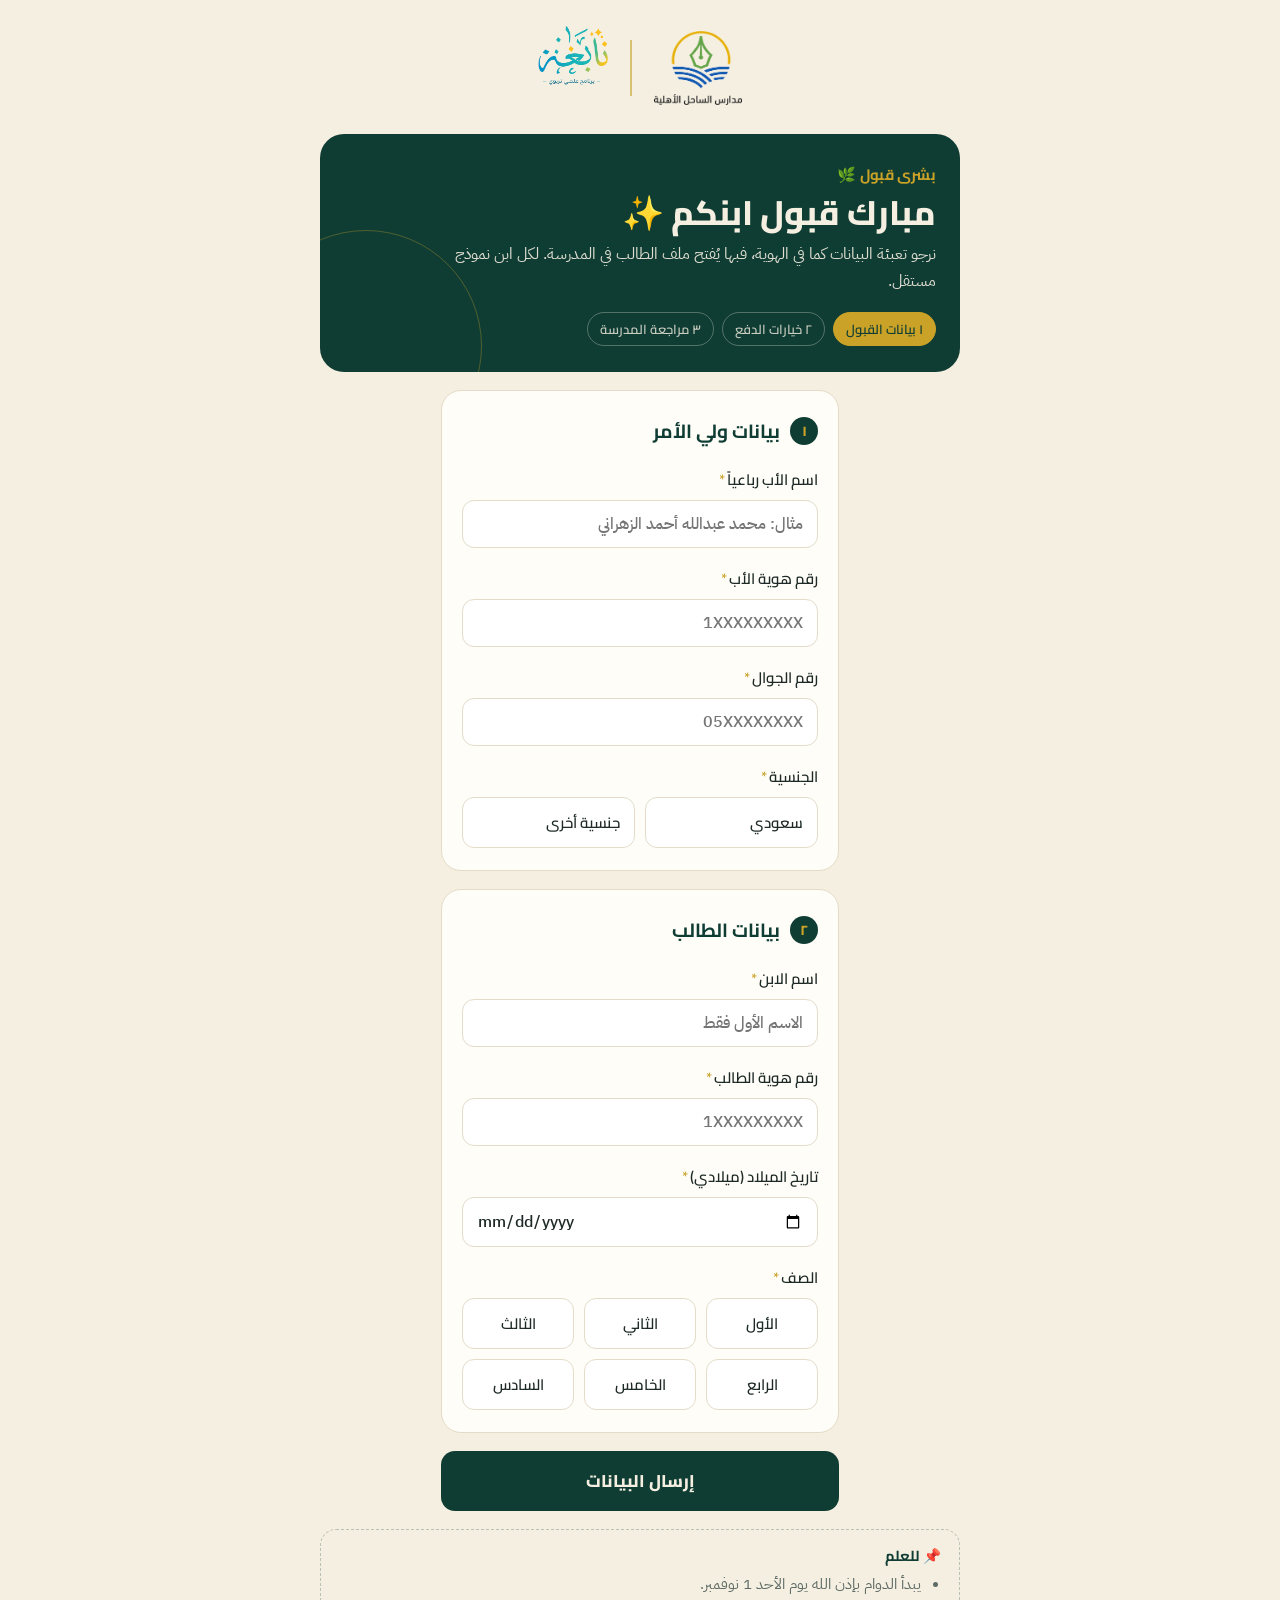
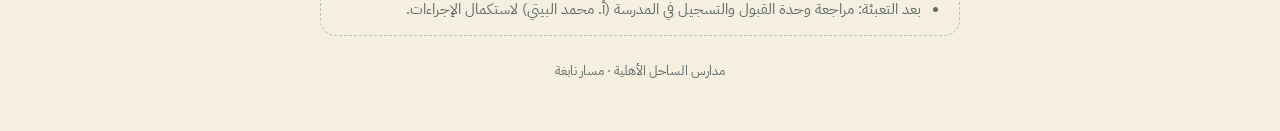
<file: index.html>
<!doctype html>
<html lang="ar" dir="rtl">
<head>
<meta charset="utf-8">
<meta name="viewport" content="width=device-width,initial-scale=1,viewport-fit=cover">
<meta name="robots" content="noindex,nofollow">
<title>بيانات القبول | مسار نابغة</title>
<meta name="description" content="تعبئة بيانات قبول الطالب في مدارس الساحل الأهلية، مسار نابغة.">
<meta property="og:title" content="بيانات القبول | مسار نابغة">
<meta property="og:description" content="مبارك القبول. عبّئوا بيانات الطالب ليبدأ الدوام الأحد 1 نوفمبر بإذن الله.">
<meta property="og:image" content="https://nabigha-sa.github.io/qabool-3fa8dc/img/og.png">
<meta name="theme-color" content="#0F3D34">
<link rel="icon" href="img/nabigha.png">
<link rel="preconnect" href="https://fonts.googleapis.com">
<link rel="preconnect" href="https://fonts.gstatic.com" crossorigin>
<link href="https://fonts.googleapis.com/css2?family=Cairo:wght@600;700;800&family=IBM+Plex+Sans+Arabic:wght@400;500;600&display=swap" rel="stylesheet">
<link rel="stylesheet" href="common.css">
</head>
<body>
<main class="wrap">
  <div class="brand"><img class="sh" src="img/sahel.png" alt="مدارس الساحل الأهلية"><span class="sep"></span><img class="nb" src="img/nabigha.png" alt="نابغة"></div>

  <section class="hero">
    <div class="eyebrow">بشرى قبول 🌿</div>
    <h1>مبارك قبول ابنكم ✨</h1>
    <p>نرجو تعبئة البيانات كما في الهوية، فبها يُفتح ملف الطالب في المدرسة. لكل ابن نموذج مستقل.</p>
    <div class="steps-mini"><span class="on">١ بيانات القبول</span><span>٢ خيارات الدفع</span><span>٣ مراجعة المدرسة</span></div>
  </section>

  <form id="f" class="wrap" novalidate>
    <section class="card">
      <h2><span class="n">١</span>بيانات ولي الأمر</h2>
      <div class="field">
        <label for="father_name">اسم الأب رباعياً<span class="req">*</span></label>
        <input id="father_name" type="text" autocomplete="name" placeholder="مثال: محمد عبدالله أحمد الزهراني">
        <span class="err">اكتبوا الاسم رباعياً كما في الهوية.</span>
      </div>
      <div class="field">
        <label for="father_id">رقم هوية الأب<span class="req">*</span></label>
        <input id="father_id" type="tel" inputmode="numeric" maxlength="10" dir="ltr" placeholder="1XXXXXXXXX">
        <span class="err">رقم الهوية 10 أرقام، يبدأ بـ1 أو 2.</span>
      </div>
      <div class="field">
        <label for="mobile">رقم الجوال<span class="req">*</span></label>
        <input id="mobile" type="tel" inputmode="tel" autocomplete="tel" dir="ltr" placeholder="05XXXXXXXX">
        <span class="err">اكتبوا رقم جوال سعودياً صحيحاً، مثل 05XXXXXXXX.</span>
      </div>
      <div class="field">
        <span class="lbl">الجنسية<span class="req">*</span></span>
        <div class="choices" role="radiogroup" aria-label="الجنسية">
          <label class="opt"><input type="radio" name="nat" value="سعودي"><span>سعودي</span></label>
          <label class="opt"><input type="radio" name="nat" value="other"><span>جنسية أخرى</span></label>
        </div>
        <input id="nat_other" type="text" placeholder="اكتبوا الجنسية" hidden>
        <span class="err">اختاروا الجنسية.</span>
      </div>
    </section>

    <section class="card">
      <h2><span class="n">٢</span>بيانات الطالب</h2>
      <div class="field">
        <label for="son_name">اسم الابن<span class="req">*</span></label>
        <input id="son_name" type="text" placeholder="الاسم الأول فقط">
        <span class="err">اكتبوا اسم الابن.</span>
      </div>
      <div class="field">
        <label for="student_id">رقم هوية الطالب<span class="req">*</span></label>
        <input id="student_id" type="tel" inputmode="numeric" maxlength="10" dir="ltr" placeholder="1XXXXXXXXX">
        <span class="err">رقم الهوية 10 أرقام، يبدأ بـ1 أو 2.</span>
      </div>
      <div class="field">
        <label for="dob">تاريخ الميلاد (ميلادي)<span class="req">*</span></label>
        <input id="dob" type="date" min="2012-01-01" max="2021-12-31">
        <span class="err">اختاروا تاريخ الميلاد.</span>
      </div>
      <div class="field">
        <span class="lbl">الصف<span class="req">*</span></span>
        <div class="choices grades" role="radiogroup" aria-label="الصف">
          <label class="opt"><input type="radio" name="grade" value="الأول الابتدائي"><span>الأول</span></label>
          <label class="opt"><input type="radio" name="grade" value="الثاني الابتدائي"><span>الثاني</span></label>
          <label class="opt"><input type="radio" name="grade" value="الثالث الابتدائي"><span>الثالث</span></label>
          <label class="opt"><input type="radio" name="grade" value="الرابع الابتدائي"><span>الرابع</span></label>
          <label class="opt"><input type="radio" name="grade" value="الخامس الابتدائي"><span>الخامس</span></label>
          <label class="opt"><input type="radio" name="grade" value="السادس الابتدائي"><span>السادس</span></label>
        </div>
        <span class="err">اختاروا الصف.</span>
      </div>
    </section>

    <div class="form-err" id="ferr" role="alert"></div>
    <button class="btn" id="go" type="submit">إرسال البيانات</button>
  </form>

  <section class="card done" id="done" hidden>
    <div class="tick" aria-hidden="true">✓</div>
    <h2>وصلت بياناتكم، جزاكم الله خيراً 🤍</h2>
    <p>الخطوة التالية: اختيار طريقة الدفع وخطة السداد.</p>
    <a class="btn gold" href="dafa.html">التالي: خيارات الدفع</a>
    <button class="btn" type="button" id="again" style="background:transparent;color:var(--green);border:1.5px solid var(--green)">تسجيل ابن آخر</button>
  </section>

  <div class="note"><b>📌 للعلم</b>
    <ul><li>يبدأ الدوام بإذن الله يوم الأحد 1 نوفمبر.</li>
    <li>بعد التعبئة: مراجعة وحدة القبول والتسجيل في المدرسة (أ. محمد البيتي) لاستكمال الإجراءات.</li></ul>
  </div>
  <footer>مدارس الساحل الأهلية · مسار نابغة</footer>
</main>

<script src="common.js"></script>
<script>
const f = document.getElementById('f'), $ = id => document.getElementById(id);
const natOther = $('nat_other');
f.addEventListener('change', e => {
  if (e.target.name === 'nat') natOther.hidden = e.target.value !== 'other';
  if (e.target.type === 'radio') mark(e.target, true);
});
f.addEventListener('input', e => { const fl = e.target.closest('.field'); if (fl && fl.classList.contains('bad')) fl.classList.remove('bad'); });

function collect() {
  const v = id => $(id).value.trim();
  const words = s => s.split(/\s+/).filter(Boolean).length;
  const natSel = radioVal(f, 'nat');
  const d = {
    father_name: v('father_name').replace(/\s+/g, ' '),
    father_id: toLatin(v('father_id')),
    mobile: normMobile(v('mobile')),
    nationality: natSel === 'other' ? v('nat_other') : natSel,
    son_name: v('son_name'),
    student_id: toLatin(v('student_id')),
    dob: v('dob'),
    grade: radioVal(f, 'grade')
  };
  const ok = [
    mark($('father_name'), words(d.father_name) >= 3),
    mark($('father_id'), RX.id.test(d.father_id)),
    mark($('mobile'), RX.mobile.test(d.mobile)),
    mark(natOther, !!d.nationality),
    mark($('son_name'), d.son_name.length >= 2),
    mark($('student_id'), RX.id.test(d.student_id) && d.student_id !== d.father_id),
    mark($('dob'), !!d.dob),
    mark(f.querySelector('[name=grade]'), !!d.grade)
  ].every(Boolean);
  return ok ? d : null;
}

f.addEventListener('submit', async e => {
  e.preventDefault();
  const ferr = $('ferr'); ferr.classList.remove('show');
  const d = collect();
  if (!d) { const b = f.querySelector('.field.bad'); b && b.scrollIntoView({ behavior: 'smooth', block: 'center' }); return; }
  const go = $('go'); go.disabled = true; go.textContent = 'جارٍ الإرسال…';
  try {
    await send('app', d);
    store('nabigha_student', { name: d.son_name + ' ' + d.father_name, mobile: d.mobile });
    f.hidden = true; $('done').hidden = false; $('done').scrollIntoView({ behavior: 'smooth', block: 'center' });
  } catch (err) {
    ferr.textContent = 'تعذّر الإرسال. تأكدوا من اتصال الإنترنت ثم اضغطوا «إرسال البيانات» مرة أخرى.';
    ferr.classList.add('show');
  } finally { go.disabled = false; go.textContent = 'إرسال البيانات'; }
});

$('again').addEventListener('click', () => {
  ['son_name', 'student_id', 'dob'].forEach(id => $(id).value = '');
  f.querySelectorAll('[name=grade]').forEach(r => r.checked = false);
  $('done').hidden = true; f.hidden = false; $('son_name').focus();
});
</script>
</body>
</html>
</file>
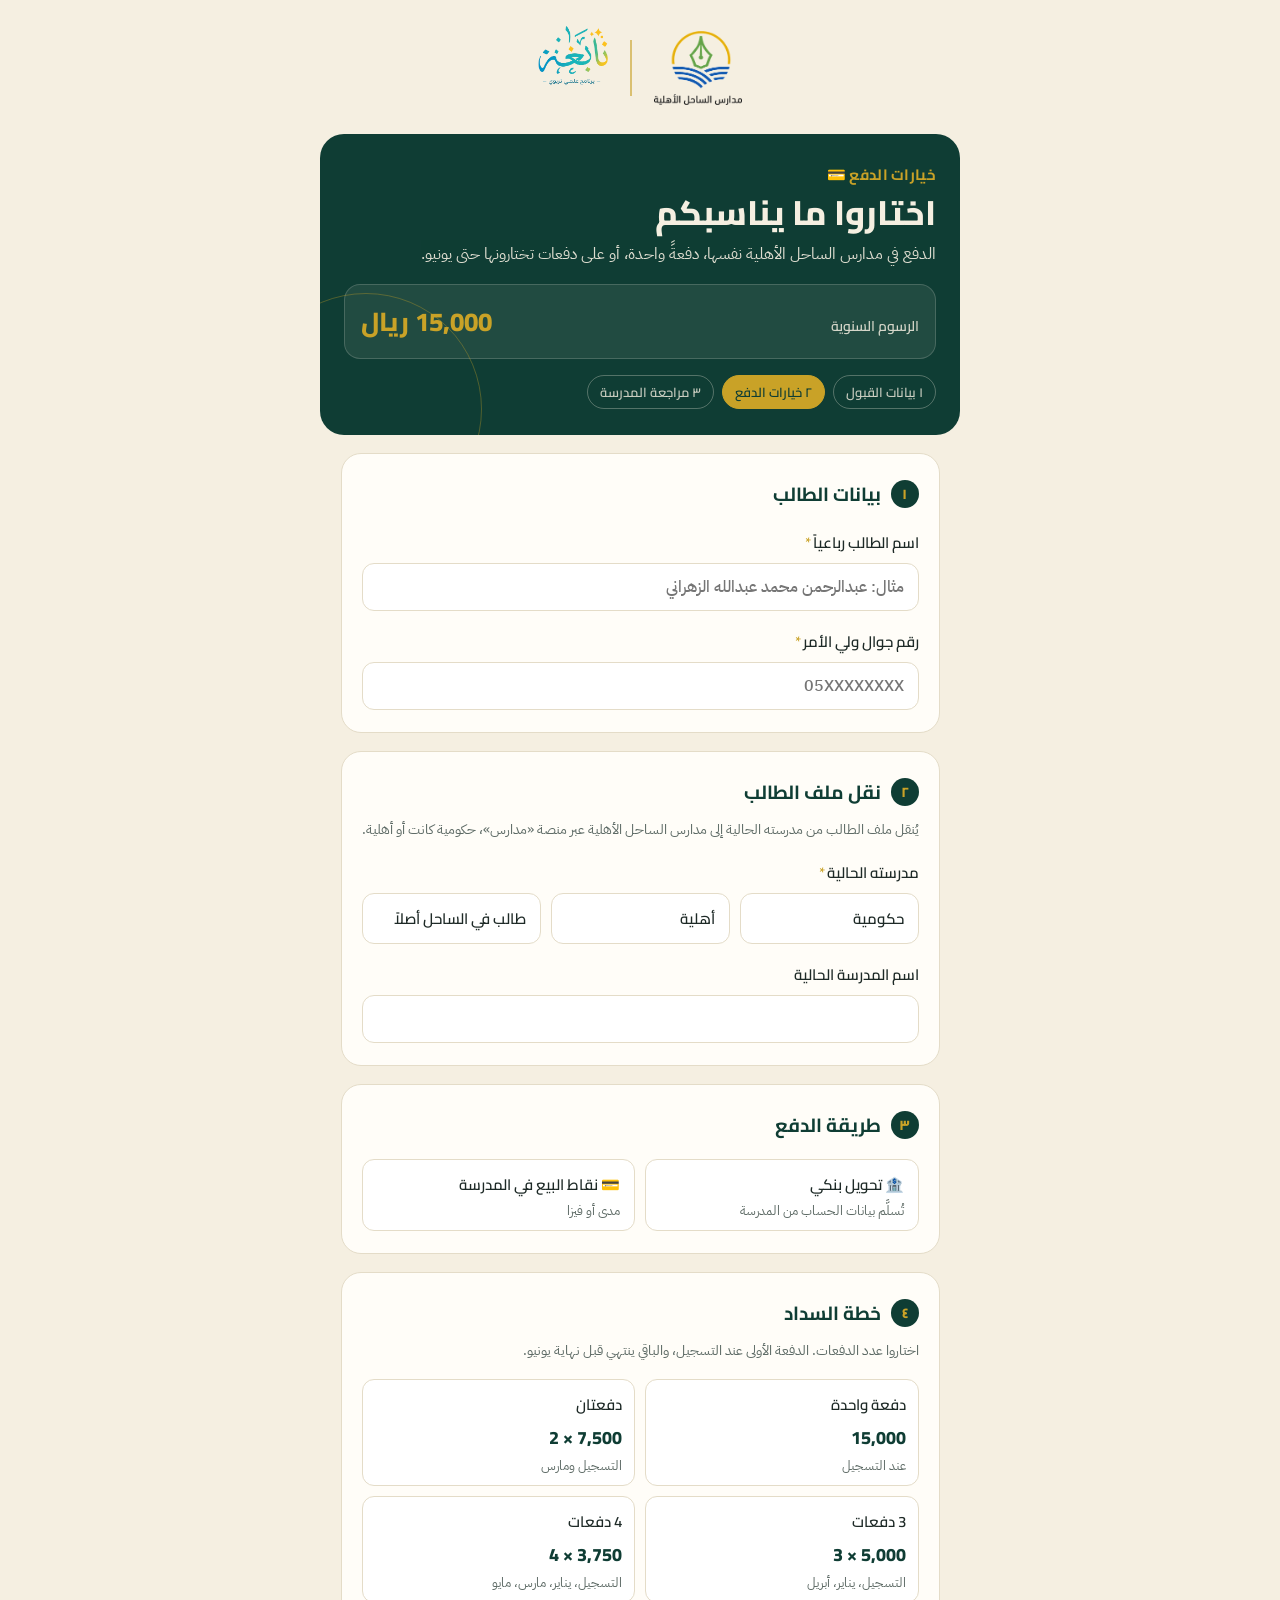
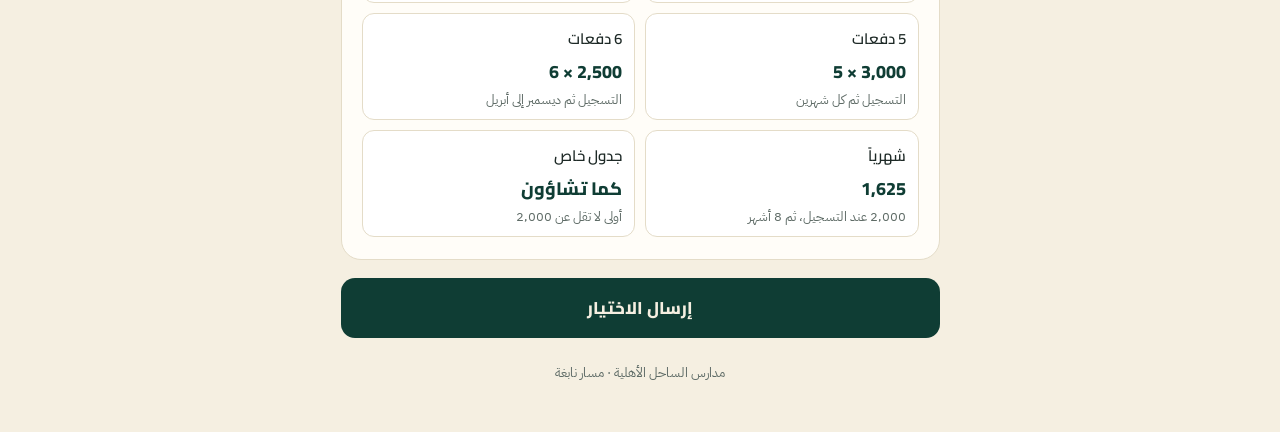
<file: dafa.html>
<!doctype html>
<html lang="ar" dir="rtl">
<head>
<meta charset="utf-8">
<meta name="viewport" content="width=device-width,initial-scale=1,viewport-fit=cover">
<meta name="robots" content="noindex,nofollow">
<title>خيارات الدفع | مسار نابغة</title>
<meta name="description" content="اختيار طريقة الدفع وخطة السداد لطلاب مسار نابغة في مدارس الساحل الأهلية.">
<meta property="og:title" content="خيارات الدفع | مسار نابغة">
<meta property="og:description" content="دفعة واحدة، أو دفعتان، أو أقساط مرنة حتى يونيو.">
<meta property="og:image" content="https://nabigha-sa.github.io/qabool-3fa8dc/img/og.png">
<meta name="theme-color" content="#0F3D34">
<link rel="icon" href="img/nabigha.png">
<link rel="preconnect" href="https://fonts.googleapis.com">
<link rel="preconnect" href="https://fonts.gstatic.com" crossorigin>
<link href="https://fonts.googleapis.com/css2?family=Cairo:wght@600;700;800&family=IBM+Plex+Sans+Arabic:wght@400;500;600&display=swap" rel="stylesheet">
<link rel="stylesheet" href="common.css">
<style>
.fee{display:flex;justify-content:space-between;align-items:baseline;gap:12px;flex-wrap:wrap;background:rgba(245,239,225,.08);border:1px solid rgba(245,239,225,.18);border-radius:16px;padding:12px 16px;margin-top:16px}
.fee span{font:600 14px var(--display);opacity:.85}
.fee b{font:800 26px var(--display);color:var(--gold);font-variant-numeric:tabular-nums}
.sched{border:1px solid var(--line);border-radius:14px;overflow:hidden}
.sched table{width:100%;border-collapse:collapse;font-variant-numeric:tabular-nums}
.sched td{padding:9px 14px;border-top:1px solid var(--line);font-size:15px}
.sched tr:first-child td{border-top:0}
.sched td:last-child{text-align:left;font:700 15px var(--display);color:var(--green);white-space:nowrap}
.sched tr.first td{background:#FBF6E6}
.sched tr.total td{background:#EEF4F1;font-weight:700}
.sched input{min-height:38px;padding:6px 10px;max-width:130px;text-align:left;font-variant-numeric:tabular-nums}
.left{font:600 14px var(--display);text-align:center;padding:8px;border-radius:10px;background:#FBF6E6;color:#6E5410}
.choices.plans{grid-template-columns:repeat(2,minmax(0,1fr))}
.plans .opt span{padding:10px 12px;height:100%;justify-content:flex-start}
.plans .opt span b{font-size:18px}
.sched input[data-first]{background:#fff}
.left.zero{background:#E5F2EA;color:var(--ok)}
</style>
</head>
<body>
<main class="wrap">
  <div class="brand"><img class="sh" src="img/sahel.png" alt="مدارس الساحل الأهلية"><span class="sep"></span><img class="nb" src="img/nabigha.png" alt="نابغة"></div>

  <section class="hero">
    <div class="eyebrow">خيارات الدفع 💳</div>
    <h1>اختاروا ما يناسبكم</h1>
    <p>الدفع في مدارس الساحل الأهلية نفسها، دفعةً واحدة، أو على دفعات تختارونها حتى يونيو.</p>
    <div class="fee"><span>الرسوم السنوية</span><b>15,000 ريال</b></div>
    <div class="steps-mini"><span>١ بيانات القبول</span><span class="on">٢ خيارات الدفع</span><span>٣ مراجعة المدرسة</span></div>
  </section>

  <form id="f" class="wrap" novalidate>
    <section class="card">
      <h2><span class="n">١</span>بيانات الطالب</h2>
      <div class="field">
        <label for="student_name">اسم الطالب رباعياً<span class="req">*</span></label>
        <input id="student_name" type="text" placeholder="مثال: عبدالرحمن محمد عبدالله الزهراني">
        <span class="err">اكتبوا اسم الطالب رباعياً.</span>
      </div>
      <div class="field">
        <label for="mobile">رقم جوال ولي الأمر<span class="req">*</span></label>
        <input id="mobile" type="tel" inputmode="tel" autocomplete="tel" dir="ltr" placeholder="05XXXXXXXX">
        <span class="err">اكتبوا رقم جوال سعودياً صحيحاً، مثل 05XXXXXXXX.</span>
      </div>
    </section>

    <section class="card">
      <h2><span class="n">٢</span>نقل ملف الطالب</h2>
      <p class="hint">يُنقل ملف الطالب من مدرسته الحالية إلى مدارس الساحل الأهلية عبر منصة «مدارس»، حكومية كانت أو أهلية.</p>
      <div class="field">
        <span class="lbl">مدرسته الحالية<span class="req">*</span></span>
        <div class="choices" role="radiogroup" aria-label="مدرسته الحالية">
          <label class="opt"><input type="radio" name="school_type" value="حكومية"><span>حكومية</span></label>
          <label class="opt"><input type="radio" name="school_type" value="أهلية"><span>أهلية</span></label>
          <label class="opt"><input type="radio" name="school_type" value="طالب في الساحل أصلاً"><span>طالب في الساحل أصلاً</span></label>
        </div>
        <span class="err">اختاروا نوع المدرسة الحالية.</span>
      </div>
      <div class="field" id="school_name_f">
        <label for="school_name">اسم المدرسة الحالية</label>
        <input id="school_name" type="text">
      </div>
    </section>

    <section class="card">
      <h2><span class="n">٣</span>طريقة الدفع</h2>
      <div class="field">
        <div class="choices" role="radiogroup" aria-label="طريقة الدفع">
          <label class="opt"><input type="radio" name="method" value="تحويل بنكي"><span>🏦 تحويل بنكي<em>تُسلَّم بيانات الحساب من المدرسة</em></span></label>
          <label class="opt"><input type="radio" name="method" value="نقاط البيع في المدرسة (مدى أو فيزا)"><span>💳 نقاط البيع في المدرسة<em>مدى أو فيزا</em></span></label>
        </div>
        <span class="err">اختاروا طريقة الدفع.</span>
      </div>
    </section>

    <section class="card">
      <h2><span class="n">٤</span>خطة السداد</h2>
      <p class="hint">اختاروا عدد الدفعات. الدفعة الأولى عند التسجيل، والباقي ينتهي قبل نهاية يونيو.</p>
      <div class="field">
        <div class="choices plans" role="radiogroup" aria-label="خطة السداد">
          <label class="opt"><input type="radio" name="plan" value="p1"><span>دفعة واحدة<b>15,000</b><em>عند التسجيل</em></span></label>
          <label class="opt"><input type="radio" name="plan" value="p2"><span>دفعتان<b>7,500 × 2</b><em>التسجيل ومارس</em></span></label>
          <label class="opt"><input type="radio" name="plan" value="p3"><span>3 دفعات<b>5,000 × 3</b><em>التسجيل، يناير، أبريل</em></span></label>
          <label class="opt"><input type="radio" name="plan" value="p4"><span>4 دفعات<b>3,750 × 4</b><em>التسجيل، يناير، مارس، مايو</em></span></label>
          <label class="opt"><input type="radio" name="plan" value="p5"><span>5 دفعات<b>3,000 × 5</b><em>التسجيل ثم كل شهرين</em></span></label>
          <label class="opt"><input type="radio" name="plan" value="p6"><span>6 دفعات<b>2,500 × 6</b><em>التسجيل ثم ديسمبر إلى أبريل</em></span></label>
          <label class="opt"><input type="radio" name="plan" value="monthly"><span>شهرياً<b>1,625</b><em>2,000 عند التسجيل، ثم 8 أشهر</em></span></label>
          <label class="opt"><input type="radio" name="plan" value="custom"><span>جدول خاص<b>كما تشاؤون</b><em>أولى لا تقل عن 2,000</em></span></label>
        </div>
        <span class="err" id="plan_err">اختاروا خطة السداد.</span>
      </div>

      <div class="sched" id="sched" hidden><table><tbody id="rows"></tbody></table></div>
      <div class="left" id="left" hidden></div>

      <div id="inst" hidden>
        <div class="wrap" style="gap:16px">
          <div class="field">
            <span class="lbl">اليوم المفضّل للسداد في الشهر<span class="req">*</span></span>
            <div class="choices" role="radiogroup" aria-label="اليوم المفضل للسداد">
              <label class="opt"><input type="radio" name="pay_day" value="بداية الشهر (1–5)"><span>بداية الشهر<em>1–5</em></span></label>
              <label class="opt"><input type="radio" name="pay_day" value="منتصف الشهر (14–16)"><span>منتصف الشهر<em>14–16</em></span></label>
              <label class="opt"><input type="radio" name="pay_day" value="نهاية الشهر (25–28)"><span>نهاية الشهر<em>25–28، بعد الراتب</em></span></label>
            </div>
            <span class="err">اختاروا اليوم المفضّل.</span>
          </div>
          <div class="field">
            <label class="check"><input type="checkbox" id="pledge"><span>أتعهد بسداد الدفعات في مواعيدها المتفق عليها.</span></label>
            <span class="err">التعهد مطلوب عند السداد على دفعات.</span>
          </div>
        </div>
      </div>
    </section>

    <div class="form-err" id="ferr" role="alert"></div>
    <button class="btn" id="go" type="submit">إرسال الاختيار</button>
  </form>

  <section class="card done" id="done" hidden>
    <div class="tick" aria-hidden="true">✓</div>
    <h2>وصل اختياركم، جزاكم الله خيراً 🤍</h2>
    <p id="done_sum"></p>
    <p><b style="color:var(--green)">الخطوة الأخيرة 🏫</b> مراجعة وحدة القبول والتسجيل في المدرسة (أ. محمد البيتي) لإتمام الدفع والتسجيل، ليبدأ ابنكم الدوام يوم الأحد 1 نوفمبر بإذن الله.</p>
  </section>

  <footer>مدارس الساحل الأهلية · مسار نابغة</footer>
</main>

<script src="common.js"></script>
<script>
const FEE = 15000, MIN_FIRST = 2000;
const MONTHS = ['نوفمبر 2026', 'ديسمبر 2026', 'يناير 2027', 'فبراير 2027', 'مارس 2027', 'أبريل 2027', 'مايو 2027', 'يونيو 2027'];
// أشهر الدفعات بعد دفعة التسجيل (فهرس في MONTHS)؛ الخطط المتساوية تقسم 15,000 على عدد الدفعات
const PLANS = {
  p1: { name: 'دفعة واحدة', months: [] },
  p2: { name: 'دفعتان', months: [4] },
  p3: { name: '3 دفعات', months: [2, 5] },
  p4: { name: '4 دفعات', months: [2, 4, 6] },
  p5: { name: '5 دفعات', months: [1, 3, 5, 7] },
  p6: { name: '6 دفعات', months: [1, 2, 3, 4, 5] },
  monthly: { name: 'شهرياً', first: 2000, months: [0, 1, 2, 3, 4, 5, 6, 7] },
  custom: { name: 'جدول خاص' }
};
const f = document.getElementById('f'), $ = id => document.getElementById(id);

let first = 0, amounts = Array(MONTHS.length).fill(0);

// يحسب الجدول من الخطة: الباقي بعد الأولى يُقسَم بأعداد صحيحة، والفرق في أول شهر فيكتمل المجموع تماماً
function applyPlan(key) {
  const p = PLANS[key];
  amounts = Array(MONTHS.length).fill(0);
  if (key === 'custom') { first = MIN_FIRST; return; }
  first = p.first || FEE / (p.months.length + 1);
  const rest = FEE - first;
  if (!p.months.length) return;
  const each = Math.floor(rest / p.months.length);
  p.months.forEach(i => amounts[i] = each);
  amounts[p.months[0]] += rest - each * p.months.length;
}
const total = () => first + amounts.reduce((a, b) => a + b, 0);

function renderSchedule() {
  const key = radioVal(f, 'plan'), custom = key === 'custom';
  $('sched').hidden = !key; $('left').hidden = !custom; $('inst').hidden = !key || key === 'p1';
  if (!key) return;
  const num = (v, attr, label) => '<input type="text" inputmode="numeric" dir="ltr" ' + attr + ' value="' + (v || '') + '" placeholder="0" aria-label="' + label + '">';
  let html = '<tr class="first"><td>عند التسجيل</td><td>' + (custom ? num(first, 'data-first="1"', 'مبلغ الدفعة الأولى') : sar(first)) + '</td></tr>';
  MONTHS.forEach((m, i) => {
    if (!custom && !amounts[i]) return;
    html += '<tr><td>' + m + '</td><td>' + (custom ? num(amounts[i], 'data-i="' + i + '"', 'مبلغ ' + m) : sar(amounts[i])) + '</td></tr>';
  });
  html += '<tr class="total"><td>المجموع</td><td id="tot">' + sar(total()) + '</td></tr>';
  $('rows').innerHTML = html;
  updateLeft();
}
function updateLeft() {
  const left = FEE - total(), el = $('left');
  el.classList.toggle('zero', left === 0 && first >= MIN_FIRST);
  el.textContent = first < MIN_FIRST ? 'الدفعة الأولى عند التسجيل لا تقل عن ' + sar(MIN_FIRST)
    : left === 0 ? 'اكتمل المبلغ ✓' : left > 0 ? 'باقٍ للتوزيع: ' + sar(left) : 'زاد المجموع على المطلوب بـ ' + sar(-left);
  const tot = $('tot'); if (tot) tot.textContent = sar(total());
}
$('rows').addEventListener('input', e => {
  const d = e.target.dataset; if (!d.i && !d.first) return;
  const v = Math.max(0, Math.round(+toLatin(e.target.value).replace(/[,،\s]/g, '') || 0));
  if (d.first) first = v; else amounts[+d.i] = v;
  updateLeft(); $('plan_err').closest('.field').classList.remove('bad');
});

f.addEventListener('change', e => {
  const n = e.target.name;
  if (n === 'plan') { applyPlan(e.target.value); renderSchedule(); }
  if (n === 'school_type') $('school_name_f').hidden = e.target.value === 'طالب في الساحل أصلاً';
  if (e.target.type === 'radio' || e.target.type === 'checkbox') mark(e.target, true);
});
f.addEventListener('input', e => { const fl = e.target.closest('.field'); if (fl && fl.classList.contains('bad') && !e.target.closest('#rows')) fl.classList.remove('bad'); });

const prev = recall('nabigha_student');
if (prev) { $('student_name').value = prev.name || ''; $('mobile').value = prev.mobile || ''; }

function scheduleText() {
  const parts = ['عند التسجيل: ' + sar(first)];
  MONTHS.forEach((m, i) => { if (amounts[i]) parts.push(m + ': ' + sar(amounts[i])); });
  return parts.join(' | ');
}

function collect() {
  const words = s => s.split(/\s+/).filter(Boolean).length;
  const key = radioVal(f, 'plan'), multi = !!key && key !== 'p1';
  const count = 1 + amounts.filter(Boolean).length;
  const d = {
    student_name: $('student_name').value.trim().replace(/\s+/g, ' '),
    mobile: normMobile($('mobile').value),
    school_type: radioVal(f, 'school_type'),
    school_name: $('school_name').value.trim(),
    method: radioVal(f, 'method'),
    plan: key ? PLANS[key].name + ' (' + count + (count === 1 ? ' دفعة' : ' دفعات') + ')' : '',
    schedule: key ? scheduleText() : '',
    pay_day: multi ? radioVal(f, 'pay_day') : '',
    pledge: multi && $('pledge').checked ? 'نعم' : ''
  };
  const planOk = !!key && total() === FEE && first >= MIN_FIRST;
  $('plan_err').textContent = key === 'custom' && !planOk
    ? 'وزّعوا 15,000 ريال كاملة، والدفعة الأولى لا تقل عن 2,000 ريال.' : 'اختاروا خطة السداد.';
  const ok = [
    mark($('student_name'), words(d.student_name) >= 3),
    mark($('mobile'), RX.mobile.test(d.mobile)),
    mark(f.querySelector('[name=school_type]'), !!d.school_type),
    mark(f.querySelector('[name=method]'), !!d.method),
    mark(f.querySelector('[name=plan]'), planOk),
    !multi || mark(f.querySelector('[name=pay_day]'), !!d.pay_day),
    !multi || mark($('pledge'), !!d.pledge)
  ].every(Boolean);
  return ok ? d : null;
}

f.addEventListener('submit', async e => {
  e.preventDefault();
  const ferr = $('ferr'); ferr.classList.remove('show');
  const d = collect();
  if (!d) { const b = f.querySelector('.field.bad'); b && b.scrollIntoView({ behavior: 'smooth', block: 'center' }); return; }
  const go = $('go'); go.disabled = true; go.textContent = 'جارٍ الإرسال…';
  try {
    await send('pay', d);
    $('done_sum').textContent = d.plan + ' · ' + d.method;
    f.hidden = true; $('done').hidden = false; $('done').scrollIntoView({ behavior: 'smooth', block: 'center' });
  } catch (err) {
    ferr.textContent = 'تعذّر الإرسال. تأكدوا من اتصال الإنترنت ثم اضغطوا «إرسال الاختيار» مرة أخرى.';
    ferr.classList.add('show');
  } finally { go.disabled = false; go.textContent = 'إرسال الاختيار'; }
});
</script>
</body>
</html>
</file>
<file: common.css>
/* هوية نابغة: أخضر عميق وذهبي على رملي، وشعارا الساحل ونابغة في الترويسة */
:root{
  --green:#0F3D34; --green-2:#17574A; --gold:#C9A227; --gold-soft:#F3E6B8;
  --sand:#F5EFE1; --paper:#FFFDF8; --ink:#1E2A27; --muted:#5E6B66; --line:#E4DCC8;
  --error:#B3261E; --ok:#1F7A4D;
  --display:'Cairo','Geeza Pro',system-ui,sans-serif;
  --body:'IBM Plex Sans Arabic','Cairo',system-ui,sans-serif;
  color-scheme:light;
}
*{box-sizing:border-box}
[hidden]{display:none!important}
html{-webkit-text-size-adjust:100%}
body{margin:0;background:var(--sand);color:var(--ink);font:400 16px/1.7 var(--body);
  padding-left:max(16px,env(safe-area-inset-left,0px));padding-right:max(16px,env(safe-area-inset-right,0px));padding-block:20px 48px}
.wrap{max-width:640px;margin:0 auto;display:flex;flex-direction:column;gap:18px}

.brand{display:flex;align-items:center;justify-content:center;gap:22px;padding:6px 0}
.brand img{display:block;object-fit:contain}
.brand .sh{height:74px}.brand .nb{height:84px}
.brand .sep{width:1.5px;height:56px;background:var(--gold);opacity:.6}

.hero{background:var(--green);color:var(--sand);border-radius:24px;padding:26px 24px;position:relative;overflow:hidden}
.hero::after{content:"";position:absolute;left:-70px;bottom:-90px;width:230px;height:230px;border-radius:50%;border:1.5px solid rgba(201,162,39,.35);pointer-events:none}
.eyebrow{color:var(--gold);font:700 15px var(--display);letter-spacing:.3px}
.hero h1{margin:2px 0 6px;font:800 clamp(26px,6.4vw,34px)/1.3 var(--display);text-wrap:balance}
.hero p{margin:0;opacity:.9;max-width:52ch}
.steps-mini{display:flex;gap:8px;margin-top:16px;flex-wrap:wrap}
.steps-mini span{font:600 13px var(--display);padding:4px 12px;border-radius:999px;border:1px solid rgba(245,239,225,.3);color:rgba(245,239,225,.8)}
.steps-mini span.on{background:var(--gold);border-color:var(--gold);color:var(--green)}

.card{background:var(--paper);border:1px solid var(--line);border-radius:20px;padding:22px 20px;display:flex;flex-direction:column;gap:16px}
.card h2{margin:0;font:700 19px var(--display);color:var(--green);display:flex;align-items:center;gap:10px}
.card h2 .n{flex:none;width:28px;height:28px;border-radius:50%;background:var(--green);color:var(--gold);font:800 14px var(--display);display:grid;place-items:center}
.hint{margin:-8px 0 0;color:var(--muted);font-size:14px}

.field{display:flex;flex-direction:column;gap:6px}
.field label,.field .lbl{font:600 15px var(--display);color:var(--ink)}
.field small{color:var(--muted);font-size:13px}
.req{color:var(--gold);margin-inline-start:2px}
input[type=text],input[type=tel],input[type=date],input[type=number],select,textarea{
  font:500 16px var(--body);color:var(--ink);background:#fff;border:1.5px solid var(--line);border-radius:12px;padding:11px 14px;width:100%;min-height:48px}
input:focus,select:focus,textarea:focus{outline:none;border-color:var(--green-2);box-shadow:0 0 0 3px rgba(23,87,74,.15)}
input[dir=ltr]{text-align:right}
.field.bad input,.field.bad select,.field.bad .choices{border-color:var(--error)}
.err{color:var(--error);font-size:13px;display:none}
.field.bad .err{display:block}

.choices{display:grid;gap:10px;grid-template-columns:repeat(auto-fit,minmax(150px,1fr));border-radius:14px}
.choices.grades{grid-template-columns:repeat(3,1fr)}
.opt{position:relative}
.opt input{position:absolute;opacity:0;inset:0;margin:0;cursor:pointer}
.opt span{display:flex;flex-direction:column;gap:2px;min-height:48px;justify-content:center;padding:10px 14px;border:1.5px solid var(--line);border-radius:12px;background:#fff;font:600 15px var(--display);color:var(--ink);transition:border-color .15s,background .15s}
.opt span em{font:400 13px var(--body);color:var(--muted);font-style:normal}
.opt span b{font:800 20px var(--display);color:var(--green);font-variant-numeric:tabular-nums}
.opt input:checked+span{border-color:var(--green);background:#EEF4F1;box-shadow:inset 0 0 0 1px var(--green)}
.opt input:focus-visible+span{box-shadow:0 0 0 3px rgba(201,162,39,.5)}
.grades .opt span{align-items:center;text-align:center}

.check{display:flex;gap:10px;align-items:flex-start;font-weight:500}
.check input{width:22px;height:22px;accent-color:var(--green);margin-top:3px;flex:none}

.btn{appearance:none;border:0;cursor:pointer;font:800 17px var(--display);padding:14px 22px;border-radius:14px;min-height:54px;width:100%;
  background:var(--green);color:var(--sand);display:inline-flex;align-items:center;justify-content:center;gap:10px;text-decoration:none}
.btn:hover{background:var(--green-2)}
.btn:focus-visible{outline:3px solid var(--gold);outline-offset:2px}
.btn[disabled]{opacity:.6;cursor:wait}
.btn.gold{background:var(--gold);color:var(--green)}
.form-err{display:none;background:#FBEAE8;color:var(--error);border-radius:12px;padding:10px 14px;font-size:14px}
.form-err.show{display:block}

.note{border:1.5px dashed rgba(15,61,52,.25);border-radius:16px;padding:14px 18px;font-size:14.5px;color:var(--muted)}
.note b{color:var(--green);font-family:var(--display)}
.note ul{margin:4px 0 0;padding:0 20px 0 0}

.done{text-align:center;align-items:center}
.done .tick{width:72px;height:72px;border-radius:50%;background:var(--green);color:var(--gold);display:grid;place-items:center;font-size:36px}
.done h2{justify-content:center;font-size:23px}
.done p{margin:0;color:var(--muted);max-width:44ch}

footer{text-align:center;color:var(--muted);font-size:13px;padding-top:6px}
@media (prefers-reduced-motion:reduce){*{transition:none!important}}
</file>
